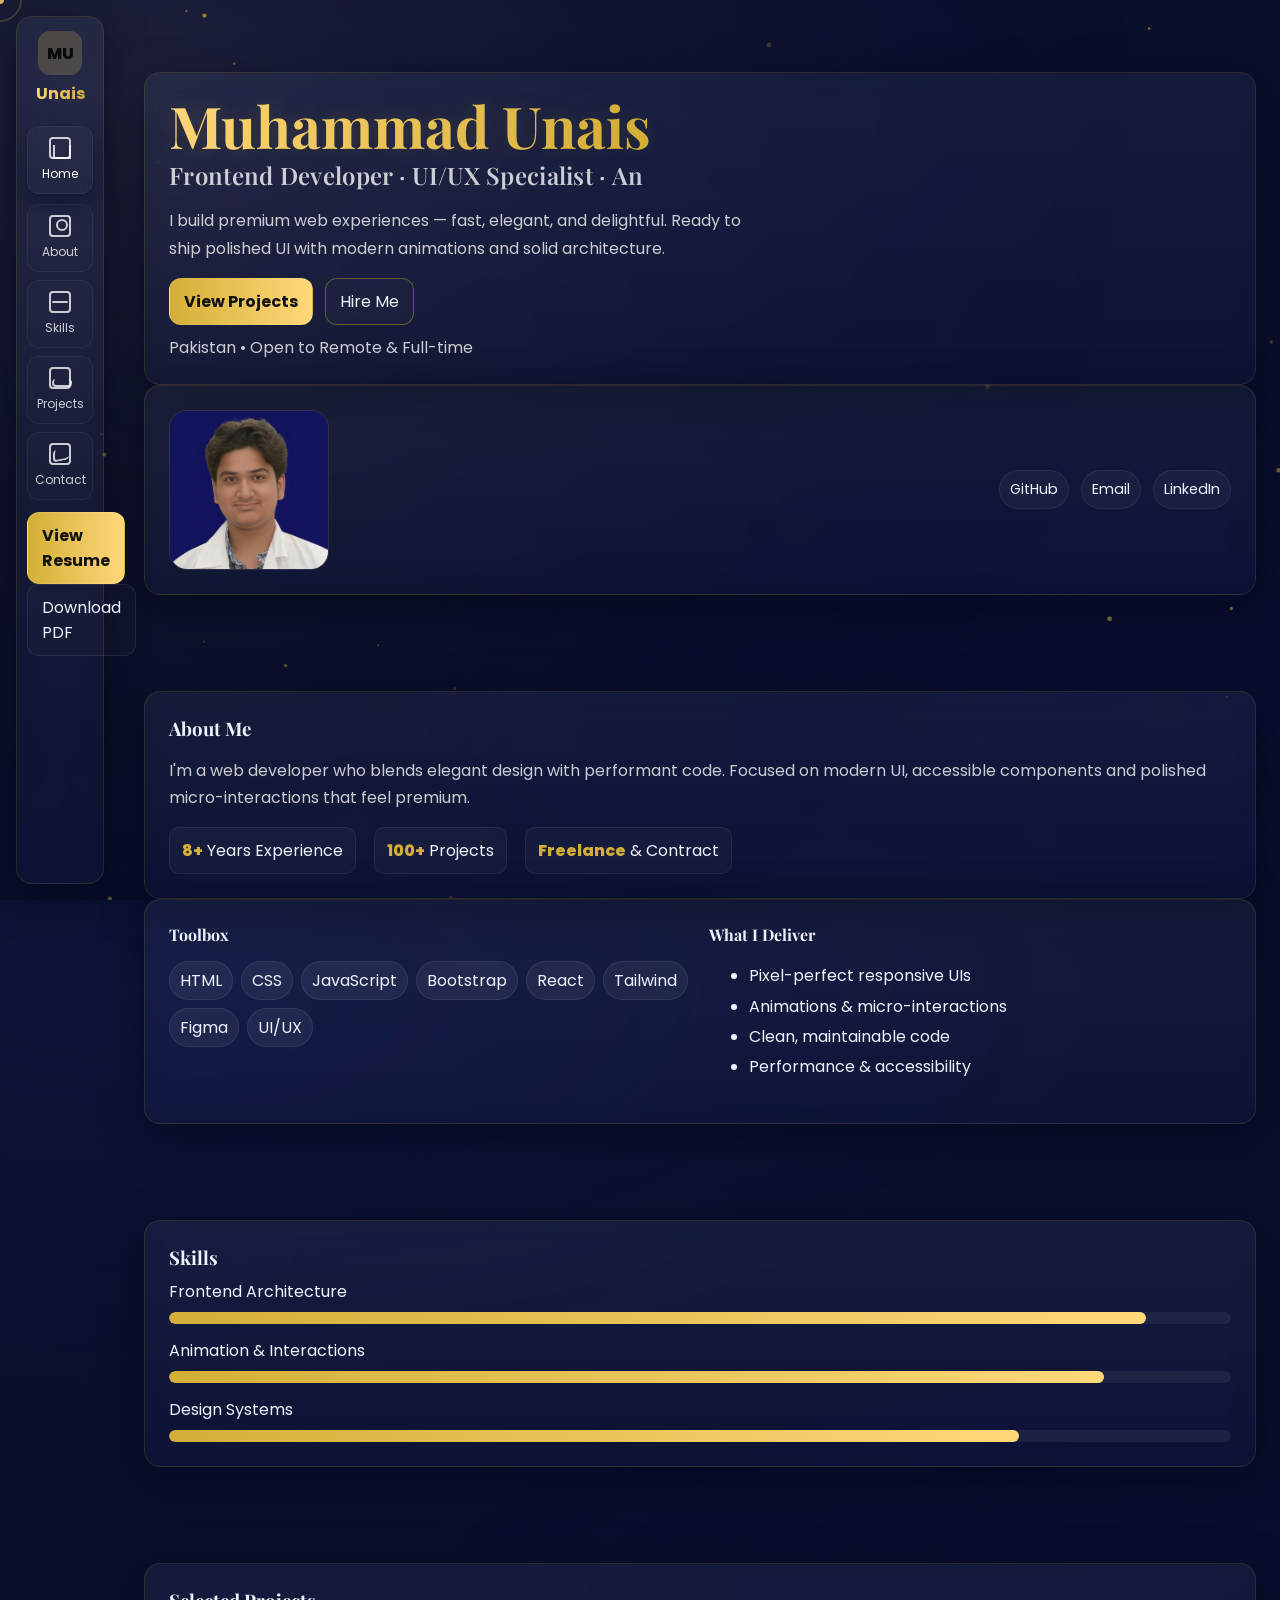
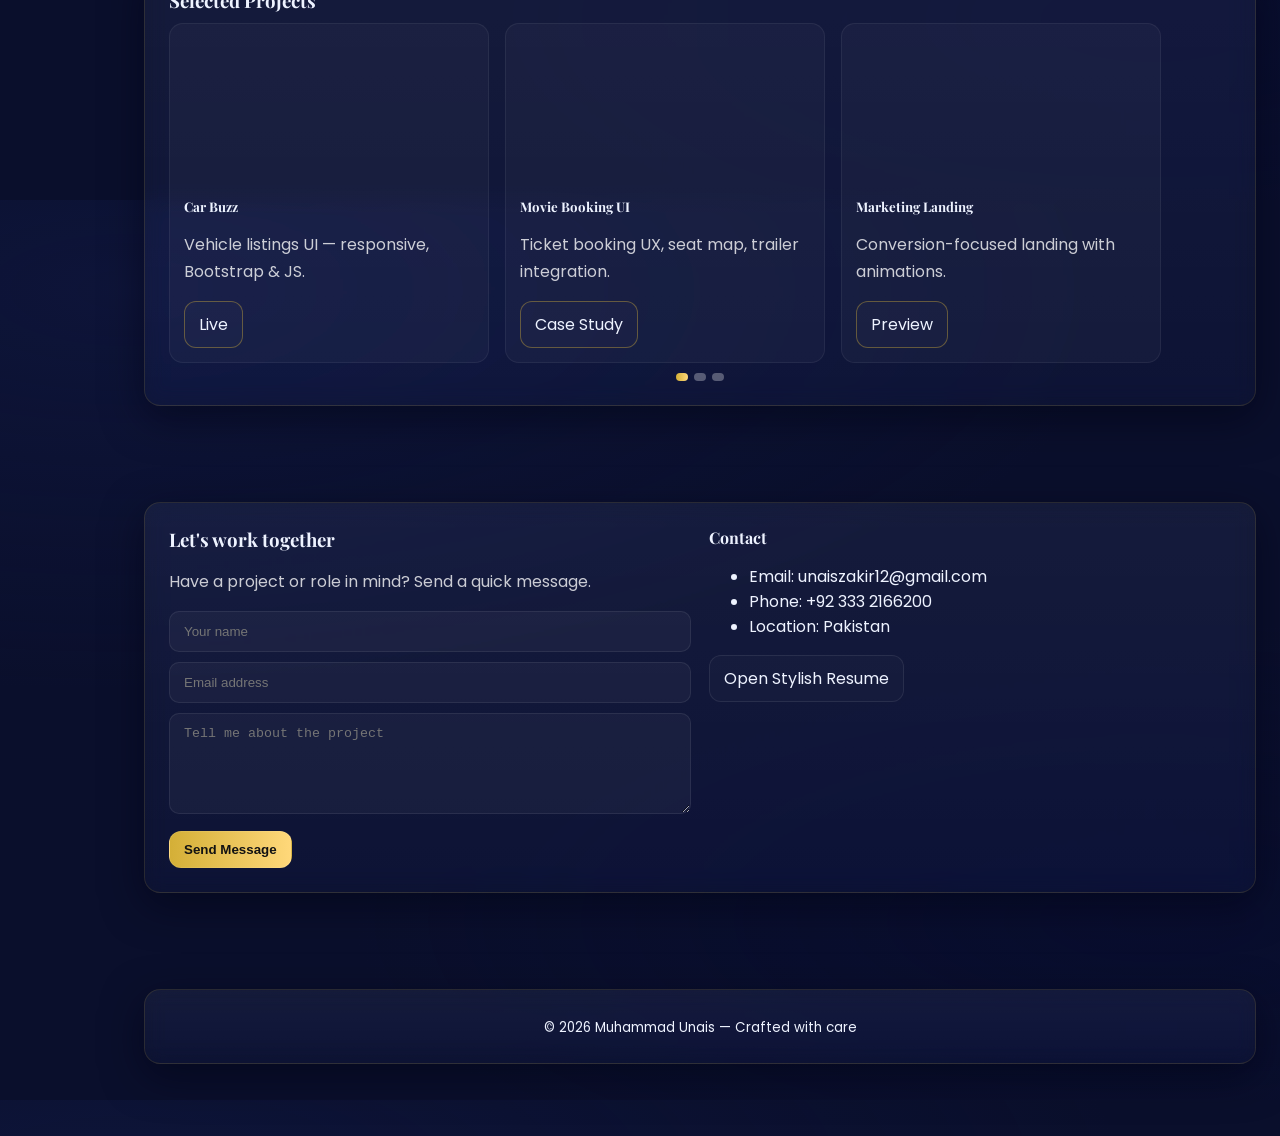
<file: index.html>
<!doctype html>
<html lang="en">
<head>
<meta charset="utf-8"/>
<meta name="viewport" content="width=device-width, initial-scale=1"/>
<title>Muhammad Unais — Portfolio</title>
<link rel="preconnect" href="https://fonts.googleapis.com">
<link rel="preconnect" href="https://fonts.gstatic.com" crossorigin>
<link href="https://fonts.googleapis.com/css2?family=Playfair+Display:wght@600;700&family=Poppins:wght@300;400;600&display=swap" rel="stylesheet">
<link rel="stylesheet" href="style.css"/>
<link rel="icon" href="data:;base64,iVBORw0KGgo=">
</head>
<body>
<canvas id="bg"></canvas>
<div id="scrollProgress"></div>
<div id="cursor-dot"></div><div id="cursor-ring"></div>

<!-- Sidebar -->
<aside class="sidebar glass">
  <div class="brand">
    <div class="logo">MU</div>
    <div class="name">Unais</div>
  </div>
  <nav class="nav">
    <a href="#hero" class="nav-item active"><i class="i i-home"></i><span>Home</span></a>
    <a href="#about" class="nav-item"><i class="i i-user"></i><span>About</span></a>
    <a href="#skills" class="nav-item"><i class="i i-skill"></i><span>Skills</span></a>
    <a href="#projects" class="nav-item"><i class="i i-brief"></i><span>Projects</span></a>
    <a href="#contact" class="nav-item"><i class="i i-mail"></i><span>Contact</span></a>
  </nav>
  <div class="cta">
    <a class="btn btn-gold" href="resume.html" target="_blank">View Resume</a>
    <a class="btn" href="Muhammad_Unais_Resume_original.pdf" download>Download PDF</a>
  </div>
</aside>

<!-- Main content -->
<main class="content">
  <!-- HERO -->
  <section id="hero" class="section hero">
    <div class="panel glass">
      <h1 class="title"><span class="glow">Muhammad Unais</span></h1>
      <h2 class="typewriter" data-text="Frontend Developer · UI/UX Specialist · Animation Lover"></h2>
      <p class="lead">I build premium web experiences — fast, elegant, and delightful. Ready to ship polished UI with modern animations and solid architecture.</p>
      <div class="actions">
        <a href="#projects" class="btn btn-gold">View Projects</a>
        <a href="#contact" class="btn btn-ghost">Hire Me</a>
      </div>
      <div class="meta">Pakistan • Open to Remote & Full-time</div>
    </div>
    <div class="panel glass profile">
      <div class="avatar">
        <img src="profile-pic.jpg" onerror="this.src='https://images.unsplash.com/photo-1545996124-1bb5f48a2ac2?q=80&w=800&auto=format&fit=crop'" alt="Profile"/>
      </div>
      <div class="socials">
        <a href="https://github.com/unaiszakir" target="_blank" aria-label="GitHub">GitHub</a>
        <a href="mailto:unaiszakir12@gmail.com" aria-label="Email">Email</a>
        <a href="#" aria-label="LinkedIn">LinkedIn</a>
      </div>
    </div>
  </section>

  <!-- ABOUT -->
  <section id="about" class="section">
    <div class="panel glass reveal">
      <h3>About Me</h3>
      <p>I'm a web developer who blends elegant design with performant code. Focused on modern UI, accessible components and polished micro-interactions that feel premium.</p>
      <ul class="stats">
        <li><span>8+</span> Years Experience</li>
        <li><span>100+</span> Projects</li>
        <li><span>Freelance</span> & Contract</li>
      </ul>
    </div>
    <div class="panel glass reveal grid two">
      <div>
        <h4>Toolbox</h4>
        <ul class="tags">
          <li>HTML</li><li>CSS</li><li>JavaScript</li><li>Bootstrap</li><li>React</li><li>Tailwind</li><li>Figma</li><li>UI/UX</li>
        </ul>
      </div>
      <div>
        <h4>What I Deliver</h4>
        <ul class="bullets">
          <li>Pixel-perfect responsive UIs</li>
          <li>Animations & micro-interactions</li>
          <li>Clean, maintainable code</li>
          <li>Performance & accessibility</li>
        </ul>
      </div>
    </div>
  </section>

  <!-- SKILLS -->
  <section id="skills" class="section">
    <div class="panel glass reveal">
      <h3>Skills</h3>
      <div class="skills">
        <div class="skill"><span>Frontend Architecture</span><div class="bar"><i style="--w:92%"></i></div></div>
        <div class="skill"><span>Animation & Interactions</span><div class="bar"><i style="--w:88%"></i></div></div>
        <div class="skill"><span>Design Systems</span><div class="bar"><i style="--w:80%"></i></div></div>
      </div>
    </div>
  </section>

  <!-- PROJECTS -->
  <section id="projects" class="section">
    <div class="panel glass reveal">
      <h3>Selected Projects</h3>
      <div class="carousel" data-autoplay="true">
        <div class="cards">
          <article class="card tilt">
            <div class="thumb" style="background-image:url('https://images.unsplash.com/photo-1526378728085-8d6ea3b1b5a9?q=80&w=1200&auto=format&fit=crop')"></div>
            <div class="info">
              <h5>Car Buzz</h5>
              <p>Vehicle listings UI — responsive, Bootstrap & JS.</p>
              <a href="https://unaiszakir.github.io/Car-Buzz/" target="_blank" class="btn btn-ghost">Live</a>
            </div>
          </article>

          <article class="card tilt">
            <div class="thumb" style="background-image:url('https://images.unsplash.com/photo-1520975698511-3b1b2c1b4fd7?q=80&w=1200&auto=format&fit=crop')"></div>
            <div class="info">
              <h5>Movie Booking UI</h5>
              <p>Ticket booking UX, seat map, trailer integration.</p>
              <a href="#" class="btn btn-ghost">Case Study</a>
            </div>
          </article>

          <article class="card tilt">
            <div class="thumb" style="background-image:url('https://images.unsplash.com/photo-1515879218367-8466d910aaa4?q=80&w=1200&auto=format&fit=crop')"></div>
            <div class="info">
              <h5>Marketing Landing</h5>
              <p>Conversion-focused landing with animations.</p>
              <a href="#" class="btn btn-ghost">Preview</a>
            </div>
          </article>
        </div>
        <div class="dots"></div>
      </div>
    </div>
  </section>

  <!-- CONTACT -->
  <section id="contact" class="section">
    <div class="panel glass reveal grid two">
      <div>
        <h3>Let's work together</h3>
        <p>Have a project or role in mind? Send a quick message.</p>
        <form id="contactForm">
          <input placeholder="Your name" required/>
          <input type="email" placeholder="Email address" required/>
          <textarea rows="5" placeholder="Tell me about the project" required></textarea>
          <button class="btn btn-gold" type="submit">Send Message</button>
        </form>
        <div id="sent" class="success" hidden>Message ready! (Demo)</div>
      </div>
      <div>
        <h4>Contact</h4>
        <ul class="contact">
          <li>Email: <a href="mailto:unaiszakir12@gmail.com">unaiszakir12@gmail.com</a></li>
          <li>Phone: <a href="tel:+923332166200">+92 333 2166200</a></li>
          <li>Location: Pakistan</li>
        </ul>
        <a class="btn" href="resume.html" target="_blank">Open Stylish Resume</a>
      </div>
    </div>
  </section>

  <footer class="section">
    <div class="panel glass center">
      <small>© <span id="year"></span> Muhammad Unais — Crafted with care</small>
    </div>
  </footer>
</main>

<script src="script.js"></script>
</body>
</html>
</file>
<file: style.css>
/* --------- Root & Base --------- */
:root {
  --bg: #07071a;
  --bg2: #0a0f2c;
  --gold: #d4af37;
  --gold2: #ffd87a;
  --panel: rgba(255, 255, 255, 0.04);
  --text: #eef3ff;
  --muted: rgba(255, 255, 255, 0.78);
  --border: rgba(212, 175, 55, 0.14);
}

* {
  box-sizing: border-box
}

html,
body {
  height: 100%
}

body {
  margin: 0;
  font-family: 'Poppins', system-ui, Segoe UI, Roboto, Helvetica, Arial, sans-serif;
  color: var(--text);
  background: radial-gradient(1000px 400px at 10% 10%, rgba(20, 30, 80, .35), transparent),
    radial-gradient(800px 300px at 90% 80%, rgba(5, 10, 50, .35), transparent),
    var(--bg2);
  overflow-x: hidden;
}

a {
  color: var(--text);
  text-decoration: none
}

h1,
h2,
h3,
h4,
h5 {
  font-family: 'Playfair Display', serif;
  margin: 0 0 .6rem 0
}

p {
  color: var(--muted);
  line-height: 1.7
}

/* Background animated canvas */
#bg {
  position: fixed;
  inset: 0;
  z-index: -2
}

/* Scroll progress bar */
#scrollProgress {
  position: fixed;
  left: 0;
  bottom: 0;
  height: 4px;
  width: 0;
  background: linear-gradient(90deg, var(--gold), var(--gold2));
  z-index: 999
}

/* Custom cursor */
#cursor-dot,
#cursor-ring {
  position: fixed;
  pointer-events: none;
  z-index: 1000;
  transform: translate(-50%, -50%);
}

#cursor-dot {
  width: 8px;
  height: 8px;
  border-radius: 50%;
  background: var(--gold);
  mix-blend-mode: screen
}

#cursor-ring {
  width: 44px;
  height: 44px;
  border-radius: 50%;
  border: 2px solid rgba(212, 175, 55, 0.22);
  transition: width .15s, height .15s, opacity .15s
}

/* Sidebar */
.sidebar {
  position: fixed;
  left: 16px;
  top: 16px;
  bottom: 16px;
  width: 88px;
  border: 1px solid var(--border);
  border-radius: 16px;
  padding: 14px 10px;
  backdrop-filter: blur(10px) saturate(120%);
  background: linear-gradient(180deg, rgba(255, 255, 255, .06), rgba(255, 255, 255, .02));
  display: flex;
  flex-direction: column;
  gap: 12px;
  z-index: 50;
  box-shadow: 0 12px 40px rgba(2, 4, 20, .6);
}

.brand {
  display: flex;
  flex-direction: column;
  align-items: center;
  gap: 6px
}

.brand .logo {
  width: 44px;
  height: 44px;
  border-radius: 12px;
  display: grid;
  place-items: center;
  background: linear-gradient(135deg, rgba(212, 175, 55, .24), rgba(255, 216, 122, .18));
  color: #0b0b0b;
  font-weight: 800
}

.brand .name {
  font-weight: 700;
  color: transparent;
  background: linear-gradient(90deg, var(--gold2), var(--gold));
  -webkit-background-clip: text
}

.nav {
  display: flex;
  flex-direction: column;
  gap: 8px;
  margin-top: 10px
}

.nav-item {
  display: flex;
  align-items: center;
  justify-content: center;
  flex-direction: column;
  gap: 6px;
  border: 1px solid rgba(255, 255, 255, .05);
  border-radius: 12px;
  padding: 10px 8px;
  color: var(--muted);
  background: linear-gradient(180deg, rgba(255, 255, 255, .02), rgba(255, 255, 255, .01));
  transition: transform .25s, box-shadow .25s, color .2s;
}

.nav-item.active,
.nav-item:hover {
  color: #fff;
  transform: translateY(-2px);
  box-shadow: 0 10px 30px rgba(3, 6, 30, .5)
}

.nav-item span {
  font-size: .75rem
}

/* Simple icon set using CSS only */
.i {
  width: 22px;
  height: 22px;
  position: relative
}

.i::before,
.i::after {
  content: "";
  position: absolute;
  inset: 0;
  border: 2px solid var(--muted);
  border-radius: 4px
}

.i-home::after {
  width: 14px;
  height: 12px;
  left: 4px;
  top: 8px;
  border-top: none;
  border-radius: 0
}

.i-user {
  border-radius: 50%
}

.i-user::after {
  width: 8px;
  height: 8px;
  border-radius: 50%;
  left: 7px;
  top: 4px
}

.i-brief::after {
  width: 16px;
  height: 6px;
  left: 3px;
  top: 12px;
  border-top: none
}

.i-mail::after {
  transform: skewY(-12deg);
  border: none;
  border-bottom: 2px solid var(--muted);
  border-left: 2px solid var(--muted);
  width: 14px;
  height: 10px;
  left: 4px;
  top: 6px
}

.i-skill::after {
  width: 16px;
  height: 2px;
  background: var(--muted);
  border: none;
  left: 3px;
  top: 10px
}

/* Buttons */
.btn {
  display: inline-block;
  padding: 10px 14px;
  border-radius: 12px;
  border: 1px solid rgba(255, 255, 255, .08);
  background: rgba(255, 255, 255, .02)
}

.btn-gold {
  background: linear-gradient(90deg, var(--gold), var(--gold2));
  color: #121212;
  font-weight: 700
}

.btn-ghost {
  border: 1px solid rgba(212, 175, 55, .4)
}

/* Panels & Layout */
.glass {
  backdrop-filter: blur(10px) saturate(120%);
  background: linear-gradient(180deg, rgba(255, 255, 255, .05), rgba(255, 255, 255, .02))
}

.content {
  margin-left: 120px;
  padding: 24px
}

.section {
  padding: 48px 0
}

.panel {
  border: 1px solid var(--border);
  border-radius: 16px;
  padding: 24px;
  box-shadow: 0 12px 40px rgba(2, 4, 20, .55)
}

.grid.two {
  display: grid;
  grid-template-columns: repeat(2, minmax(0, 1fr));
  gap: 18px
}

.center {
  text-align: center
}

/* Hero */
.hero .title {
  font-size: clamp(2.2rem, 4.6vw, 3.6rem);
  line-height: 1;
  margin-bottom: .3rem
}

.glow {
  background: linear-gradient(90deg, var(--gold2), var(--gold));
  -webkit-background-clip: text;
  -webkit-text-fill-color: transparent;
  text-shadow: 0 0 22px rgba(212, 175, 55, .16)
}

.typewriter {
  min-height: 28px;
  color: var(--muted);
  font-weight: 600;
  letter-spacing: .3px
}

.lead {
  max-width: 60ch
}

.actions {
  display: flex;
  gap: 12px;
  margin-top: 16px
}

.meta {
  margin-top: 10px;
  color: var(--muted)
}

/* About */
.stats {
  display: flex;
  gap: 18px;
  list-style: none;
  padding: 0;
  margin: 14px 0 0
}

.stats li {
  background: rgba(255, 255, 255, .03);
  border: 1px solid rgba(255, 255, 255, .06);
  padding: 10px 12px;
  border-radius: 10px
}

.stats span {
  color: var(--gold);
  font-weight: 800
}

.tags {
  display: flex;
  flex-wrap: wrap;
  gap: 8px;
  list-style: none;
  padding: 0
}

.tags li {
  background: rgba(255, 255, 255, .06);
  border: 1px solid rgba(255, 255, 255, .08);
  padding: 6px 10px;
  border-radius: 999px
}

.bullets {
  line-height: 1.9
}

/* Skills */
.skills {
  display: flex;
  flex-direction: column;
  gap: 14px
}

.skill {
  display: flex;
  flex-direction: column;
  gap: 8px
}

.bar {
  height: 12px;
  background: rgba(255, 255, 255, .06);
  border-radius: 999px;
  overflow: hidden
}

.bar i {
  display: block;
  height: 100%;
  width: 0;
  background: linear-gradient(90deg, var(--gold), var(--gold2));
  border-radius: 999px
}

/* Projects */
.carousel {
  position: relative;
  overflow: hidden
}

.carousel .cards {
  display: flex;
  gap: 16px;
  transition: transform .6s cubic-bezier(.2, .9, .3, 1)
}

.card {
  min-width: 280px;
  max-width: 320px;
  border: 1px solid rgba(255, 255, 255, .06);
  border-radius: 14px;
  overflow: hidden;
  background: rgba(255, 255, 255, .03);
  transition: transform .35s, box-shadow .35s
}

.card:hover {
  box-shadow: 0 18px 50px rgba(3, 6, 30, .6)
}

.thumb {
  height: 160px;
  background-size: cover;
  background-position: center
}

.info {
  padding: 14px
}

.dots {
  display: flex;
  gap: 6px;
  justify-content: center;
  margin-top: 10px
}

.dots button {
  width: 8px;
  height: 8px;
  border-radius: 999px;
  border: none;
  background: rgba(255, 255, 255, .3)
}

.dots button.active {
  background: linear-gradient(90deg, var(--gold), var(--gold2))
}

.tilt {
  transform-style: preserve-3d
}

/* Contact */
#contactForm input,
#contactForm textarea {
  width: 100%;
  padding: 12px 14px;
  margin-bottom: 10px;
  border-radius: 10px;
  border: 1px solid rgba(255, 255, 255, .08);
  background: rgba(255, 255, 255, .04);
  color: var(--text)
}

.success {
  color: #86efac;
  margin-top: 6px
}

/* Profile block */
.profile {
  display: flex;
  align-items: center;
  gap: 16px;
  justify-content: space-between;
  flex-wrap: wrap
}

.avatar {
  width: 160px;
  height: 160px;
  border-radius: 18px;
  overflow: hidden;
  border: 1px solid rgba(255, 255, 255, .1)
}

.avatar img {
  width: 100%;
  height: 100%;
  object-fit: cover;
  display: block
}

.socials {
  display: flex;
  gap: 12px
}

.socials a {
  background: rgba(255, 255, 255, .04);
  border: 1px solid rgba(255, 255, 255, .06);
  padding: 8px 10px;
  border-radius: 999px;
  font-size: .9rem
}

/* Reveal animations */
.reveal {
  opacity: 0;
  transform: translateY(18px);
  transition: all .7s cubic-bezier(.2, .9, .3, 1)
}

.reveal.show {
  opacity: 1;
  transform: none
}

/* Responsive */
@media (max-width: 900px) {
  .content {
    margin-left: 0;
    padding-left: 16px;
    padding-right: 16px
  }

  .sidebar {
    position: fixed;
    left: 50%;
    transform: translateX(-50%);
    width: min(680px, 92%);
    height: auto;
    flex-direction: row;
    top: auto;
    bottom: 10px;
    gap: 10px;
    padding: 10px 12px
  }

  .nav {
    flex-direction: row;
    flex: 1;
    justify-content: space-around
  }

  .brand {
    display: none
  }

  .cta {
    display: none
  }

  .grid.two {
    grid-template-columns: 1fr
  }
}
</file>
